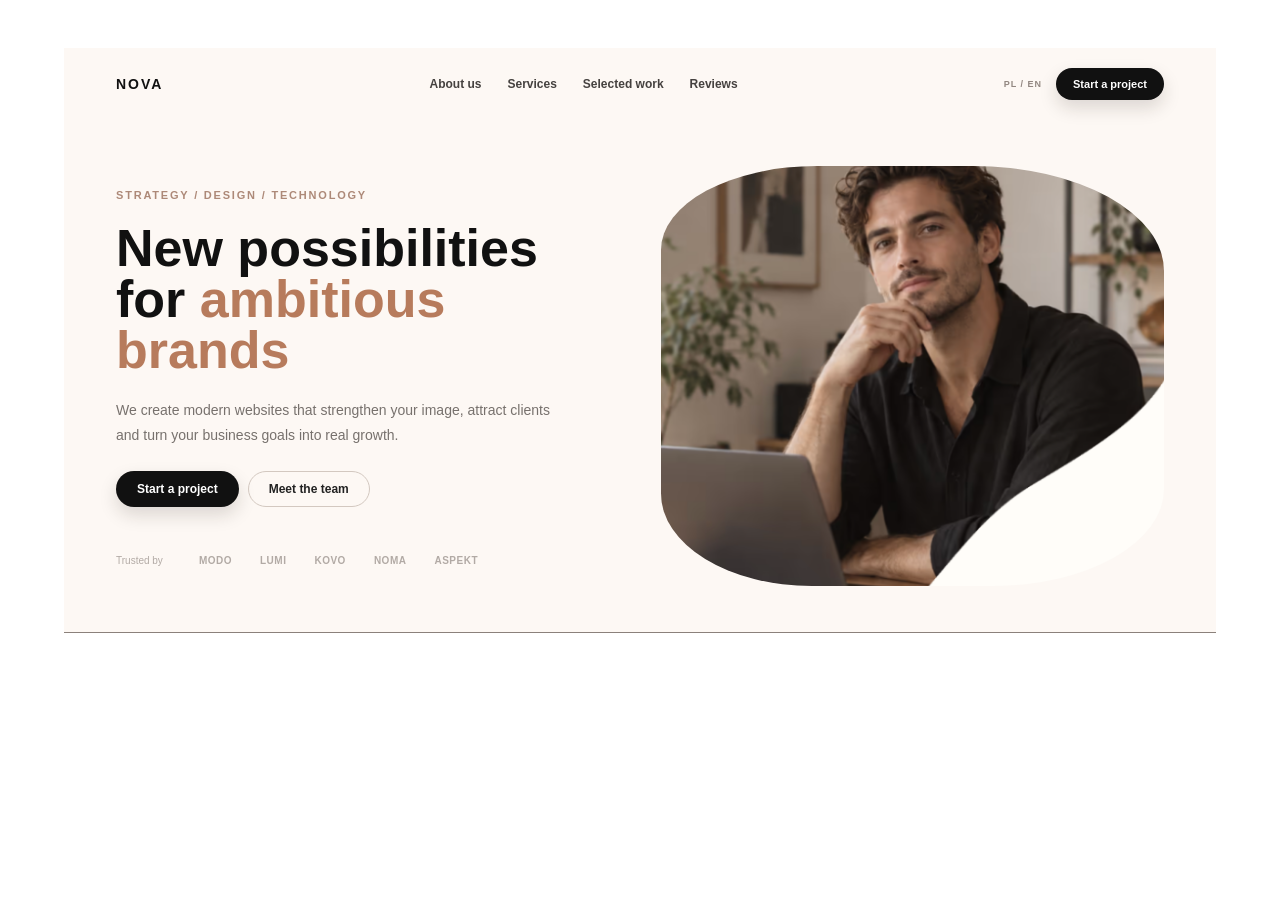
<file: Navbar_&_Hero_section/index.html>
<!DOCTYPE html>
<html lang="en">
<head>
    <meta charset="UTF-8">
    <meta name="viewport" content="width=device-width, initial-scale=1.0">
    <title>NOVA - Creative Agency</title>
    <link rel="stylesheet" href="style.css">
</head>
<body>
    <main class="site-shell">
        <nav class="navbar" aria-label="Main navigation">
            <a class="logo" href="#">NOVA</a>

            <div class="nav-links">
                <a href="#about">About us</a>
                <a href="#services">Services</a>
                <a href="#work">Selected work</a>
                <a href="#reviews">Reviews</a>
            </div>

            <div class="nav-right">
                <span class="language">PL <span aria-hidden="true">/</span> EN</span>
                <a href="#contact" class="nav-button">Start a project</a>
            </div>
        </nav>

        <section class="hero" aria-labelledby="hero-title">
            <div class="hero-content">
                <p class="eyebrow">STRATEGY / DESIGN / TECHNOLOGY</p>
                <h1 id="hero-title">New possibilities for <span>ambitious brands</span> <!-- It allows us to style part of the text differently -->
                </h1>
                <p class="description">
                    We create modern websites that strengthen your image, attract
                    clients and turn your business goals into real growth.
                </p>

                <div class="hero-buttons">
                    <a href="#contact" class="primary-button">Start a project</a>
                    <a href="#about" class="secondary-button">Meet the team</a>
                </div>

                <div class="trusted" aria-label="Trusted by our clients">
                    <span class="trusted-label">Trusted by</span>
                    <span>MODO</span>
                    <span>LUMI</span>
                    <span>KOVO</span>
                    <span>NOMA</span>
                    <span>ASPEKT</span>
                </div>
            </div>

            <div class="hero-image">
                <img src="hero.jpg" alt="Creative professional working at a laptop">
            </div>
        </section>
    </main>
</body>
</html>
</file>
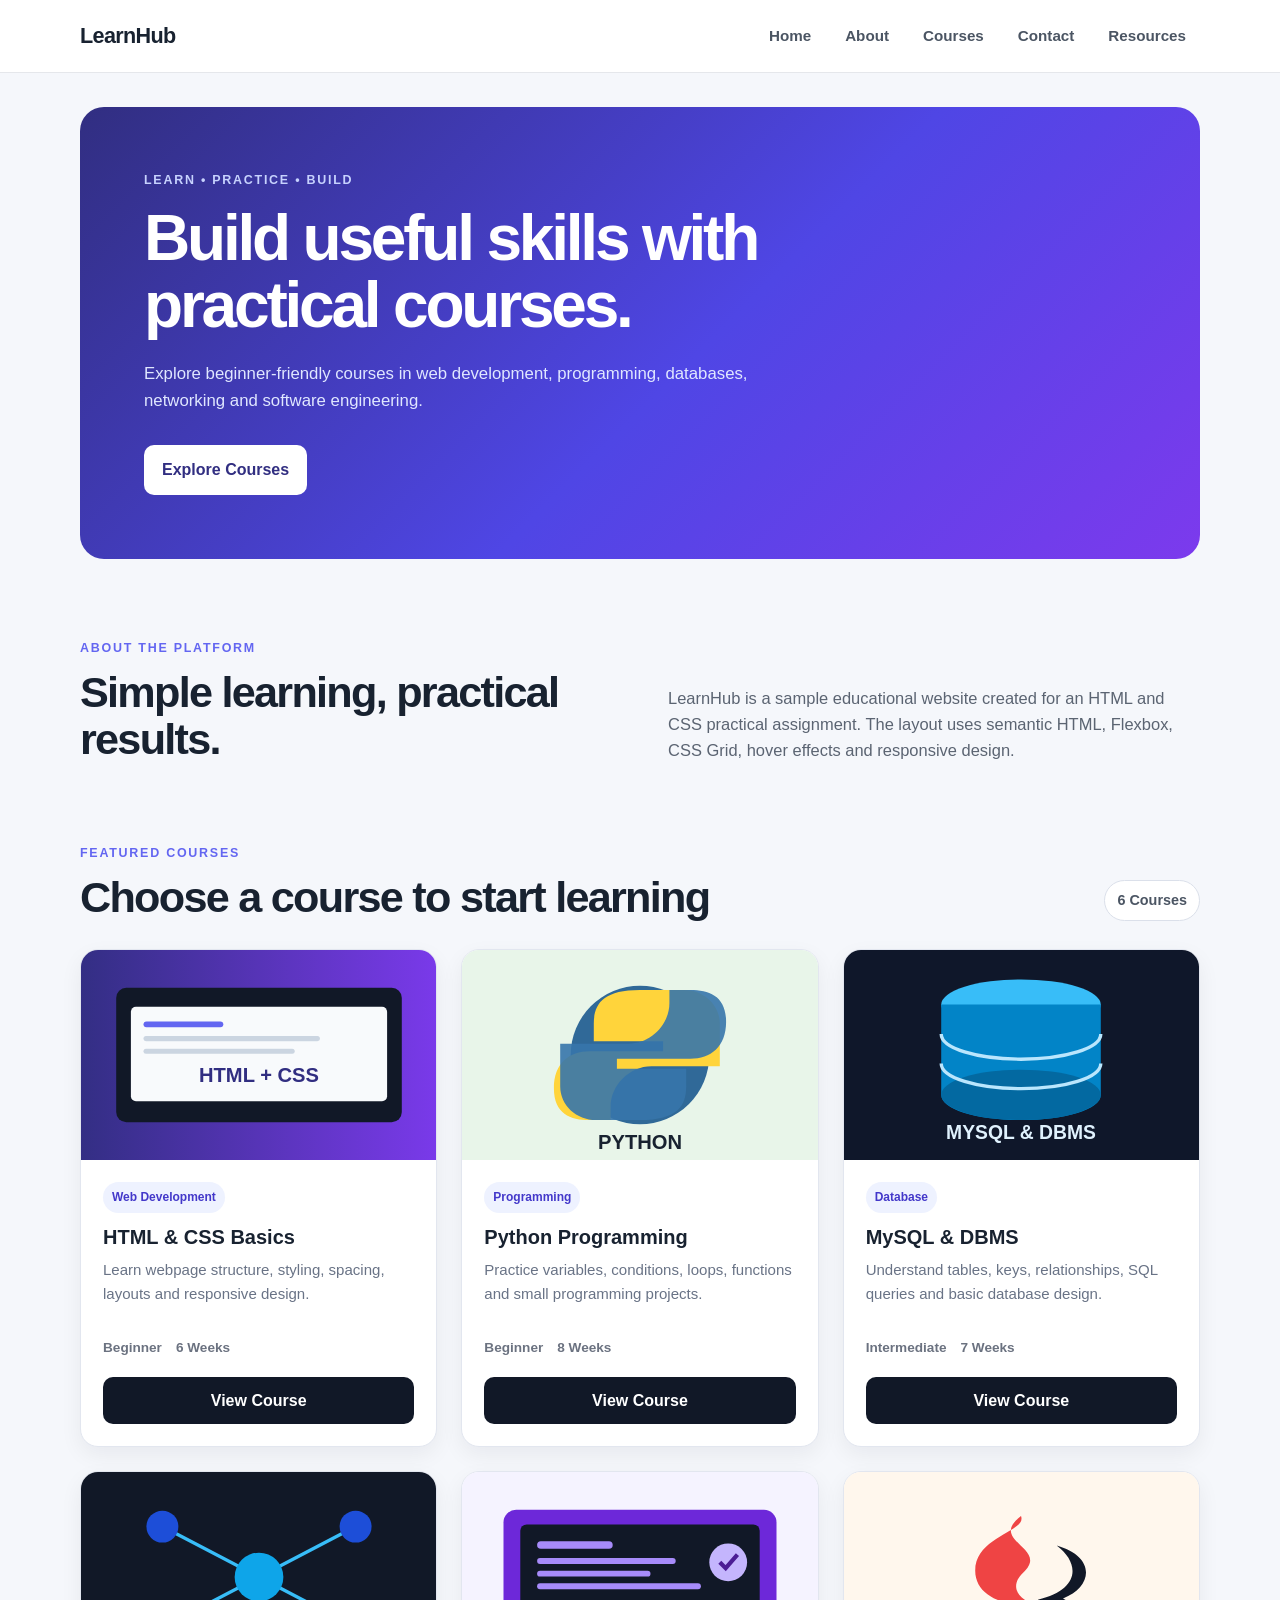
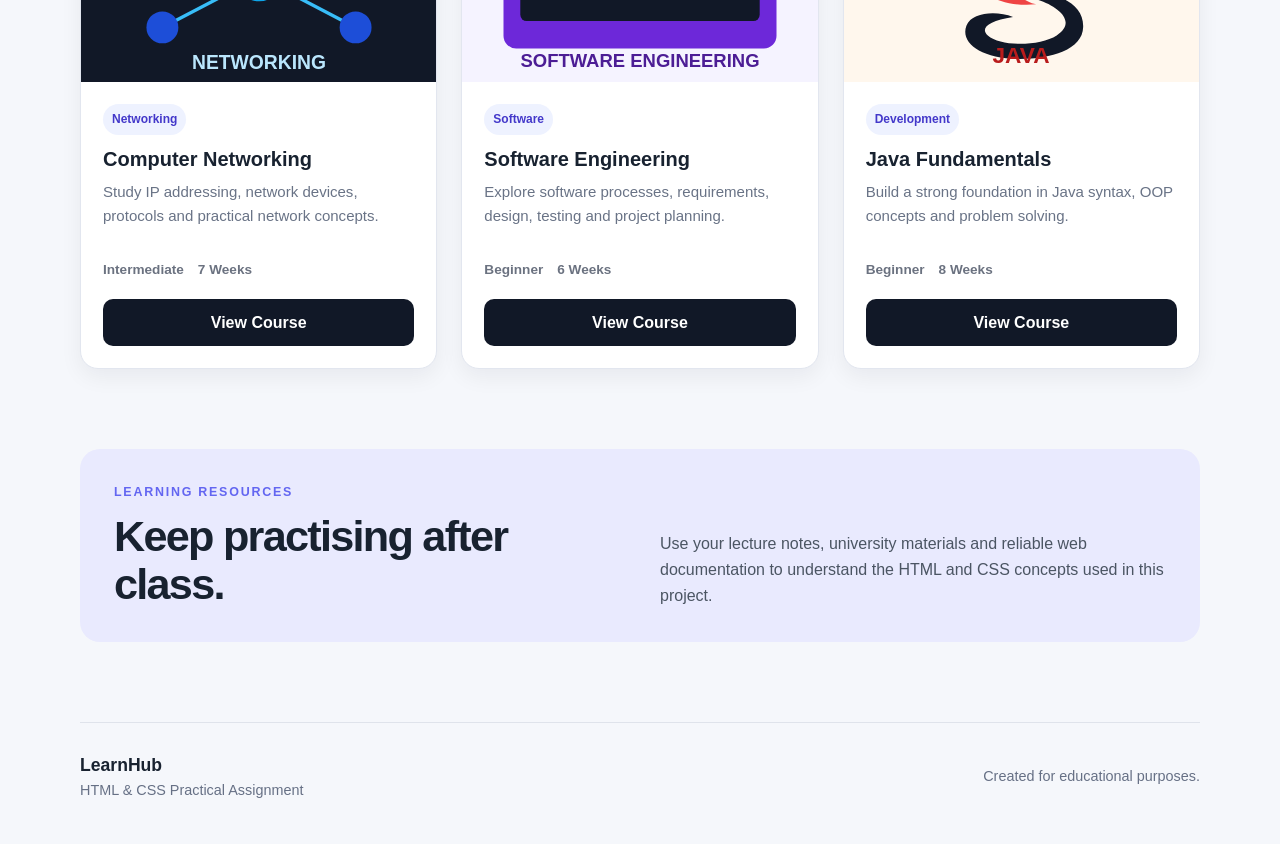
<file: Navigation_bar/index.html>
<!DOCTYPE html>
<html lang="en">
<head>
    <meta charset="UTF-8">
    <meta name="viewport" content="width=device-width, initial-scale=1.0">
    <meta name="description" content="Course cards built with HTML and CSS for a practical assignment.">
    <title>LearnHub | HTML & CSS Assignment</title>
    <link rel="stylesheet" href="css/style.css">
</head>
<body>
    <header class="site-header">
        <nav class="navbar" aria-label="Main navigation">
            <a class="brand" href="#home">LearnHub</a>

            <ul class="nav-links">
                <li><a href="#home">Home</a></li>
                <li><a href="#about">About</a></li>
                <li><a href="#courses">Courses</a></li>
                <li><a href="#contact">Contact</a></li>
                <li><a href="#resources">Resources</a></li>
            </ul>
        </nav>
    </header>

    <main>
        <section class="hero" id="home">
            <div class="hero-content">
                <p class="eyebrow">LEARN • PRACTICE • BUILD</p>
                <h1>Build useful skills with practical courses.</h1>
                <p class="hero-text">
                    Explore beginner-friendly courses in web development, programming,
                    databases, networking and software engineering.
                </p>
                <a class="primary-button" href="#courses">Explore Courses</a>
            </div>
        </section>

        <section class="intro-section" id="about">
            <div>
                <p class="section-label">ABOUT THE PLATFORM</p>
                <h2>Simple learning, practical results.</h2>
            </div>
            <p class="intro-text">
                LearnHub is a sample educational website created for an HTML and CSS practical
                assignment. The layout uses semantic HTML, Flexbox, CSS Grid, hover effects and
                responsive design.
            </p>
        </section>

        <section class="courses-section" id="courses">
            <div class="section-heading">
                <div>
                    <p class="section-label">FEATURED COURSES</p>
                    <h2>Choose a course to start learning</h2>
                </div>
                <span class="course-count">6 Courses</span>
            </div>

            <div class="card-grid">
                <article class="course-card">
                    <img src="images/web-development.svg" alt="Laptop showing web development code">
                    <div class="card-content">
                        <span class="tag">Web Development</span>
                        <h3>HTML & CSS Basics</h3>
                        <p>Learn webpage structure, styling, spacing, layouts and responsive design.</p>
                        <div class="card-meta">
                            <span>Beginner</span>
                            <span>6 Weeks</span>
                        </div>
                        <a class="card-button" href="#contact">View Course</a>
                    </div>
                </article>

                <article class="course-card">
                    <img src="images/python.svg" alt="Code editor with programming code">
                    <div class="card-content">
                        <span class="tag">Programming</span>
                        <h3>Python Programming</h3>
                        <p>Practice variables, conditions, loops, functions and small programming projects.</p>
                        <div class="card-meta">
                            <span>Beginner</span>
                            <span>8 Weeks</span>
                        </div>
                        <a class="card-button" href="#contact">View Course</a>
                    </div>
                </article>

                <article class="course-card">
                    <img src="images/database.svg" alt="Database server and technology illustration">
                    <div class="card-content">
                        <span class="tag">Database</span>
                        <h3>MySQL & DBMS</h3>
                        <p>Understand tables, keys, relationships, SQL queries and basic database design.</p>
                        <div class="card-meta">
                            <span>Intermediate</span>
                            <span>7 Weeks</span>
                        </div>
                        <a class="card-button" href="#contact">View Course</a>
                    </div>
                </article>

                <article class="course-card">
                    <img src="images/networking.svg" alt="Network server equipment with blue lights">
                    <div class="card-content">
                        <span class="tag">Networking</span>
                        <h3>Computer Networking</h3>
                        <p>Study IP addressing, network devices, protocols and practical network concepts.</p>
                        <div class="card-meta">
                            <span>Intermediate</span>
                            <span>7 Weeks</span>
                        </div>
                        <a class="card-button" href="#contact">View Course</a>
                    </div>
                </article>

                <article class="course-card">
                    <img src="images/software-engineering.svg" alt="Student using a laptop for software development">
                    <div class="card-content">
                        <span class="tag">Software</span>
                        <h3>Software Engineering</h3>
                        <p>Explore software processes, requirements, design, testing and project planning.</p>
                        <div class="card-meta">
                            <span>Beginner</span>
                            <span>6 Weeks</span>
                        </div>
                        <a class="card-button" href="#contact">View Course</a>
                    </div>
                </article>

                <article class="course-card">
                    <img src="images/java.svg" alt="Computer screen with code">
                    <div class="card-content">
                        <span class="tag">Development</span>
                        <h3>Java Fundamentals</h3>
                        <p>Build a strong foundation in Java syntax, OOP concepts and problem solving.</p>
                        <div class="card-meta">
                            <span>Beginner</span>
                            <span>8 Weeks</span>
                        </div>
                        <a class="card-button" href="#contact">View Course</a>
                    </div>
                </article>
            </div>
        </section>

        <section class="resources-section" id="resources">
            <div class="resource-box">
                <div>
                    <p class="section-label">LEARNING RESOURCES</p>
                    <h2>Keep practising after class.</h2>
                </div>
                <p>
                    Use your lecture notes, university materials and reliable web documentation to
                    understand the HTML and CSS concepts used in this project.
                </p>
            </div>
        </section>
    </main>

    <footer class="site-footer" id="contact">
        <div>
            <h2>LearnHub</h2>
            <p>HTML & CSS Practical Assignment</p>
        </div>
        <p>Created for educational purposes.</p>
    </footer>
</body>
</html>
</file>
<file: Navbar_&_Hero_section/style.css>
* {
    margin: 0;
    padding: 0;
    box-sizing: border-box;
}

html {
    scroll-behavior: smooth;
}

body {
    min-height: 100vh;
    padding: 48px 5vw;
    font-family: "Manrope", "Segoe UI", sans-serif;
    background: #ffffff;
    color: #111111;
}

.site-shell {
    width: min(100%, 1160px);
    min-height: 585px;
    margin: 0 auto;
    padding: 0 52px;
    background: #fdf8f4;
    border-bottom: 1px solid #8b817b;
}

.navbar {
    min-height: 72px;
    display: flex;
    align-items: center;
    justify-content: space-between;
    gap: 24px;
}

.logo {
    font-size: 14px;
    font-weight: bold;
    letter-spacing: 2px;
    color: inherit;
    text-decoration: none;
}

.nav-links {
    display: flex;
    align-items: center;
    gap: 26px;
}

.nav-links a {
    color: #45413f;
    font-size: 12px;
    font-weight: 600;
    text-decoration: none;
}

.nav-right {
    display: flex;
    align-items: center;
    gap: 14px;
}

.language {
    color: #928781;
    font-size: 9px;
    font-weight: 700;
    letter-spacing: 1px;
}

.nav-button {
    padding: 10px 17px;
    border-radius: 24px;
    background: #111111;
    box-shadow: 0 8px 18px rgb(31 24 20 / 15%);
    color: #ffffff;
    font-size: 11px;
    font-weight: 700;
    text-decoration: none;
}

.hero {
    min-height: 512px;
    display: grid;
    grid-template-columns: minmax(0, 1fr) minmax(0, 1fr);
    align-items: center;
    column-gap: 42px;
}

.hero-content {
    display: flex;
    flex-direction: column;
    align-items: flex-start;
    padding: 25px 0 22px;
}

.eyebrow {
    font-size: 11px;
    font-weight: 700;
    letter-spacing: 1.8px;
    color: #ad8978;
    margin-bottom: 22px;
}

.hero h1 {
    max-width: 510px;
    margin-bottom: 22px;
    font-size: clamp(38px, 4.2vw, 52px);
    font-weight: 700;
    line-height: 0.98;
    letter-spacing: 0;
}

.hero h1 span {
    color: #b77b5c;
}

.description {
    max-width: 440px;
    margin-bottom: 22px;
    color: #77716d;
    font-size: 14px;
    line-height: 1.8;
}

.hero-buttons {
    display: flex;
    flex-wrap: wrap;
    gap: 9px;
}

.primary-button {
    padding: 11px 21px;
    border-radius: 24px;
    background: #111111;
    box-shadow: 0 8px 18px rgb(31 24 20 / 15%);
    color: #ffffff;
    font-size: 12px;
    font-weight: 700;
    text-decoration: none;
}

.secondary-button {
    padding: 10px 20px;
    border: 1px solid #d3c8c0;
    border-radius: 24px;
    color: #222222;
    font-size: 12px;
    font-weight: 700;
    text-decoration: none;
}

.hero-image {
    width: 100%;
    height: 420px;
    overflow: hidden;
    border-radius: 31% 38% 34% 30% / 20% 25% 23% 22%;
}

.hero-image img {
    width: 100%;
    height: 100%;
    object-fit: cover;
    object-position: center;
}

.trusted {
    display: flex;
    flex-wrap: wrap;
    align-items: center;
    gap: 28px;
    margin-top: auto;
    padding-top: 48px;
    color: #b2aaa5;
    font-size: 10px;
    font-weight: 700;
    letter-spacing: 0.5px;
}

.trusted-label {
    margin-right: 8px;
    font-weight: 500;
    letter-spacing: 0;
}

@media (max-width: 760px) {
    body {
        padding: 20px 16px;
    }

    .site-shell {
        padding: 0 26px;
    }

    .navbar {
        min-height: 68px;
        flex-wrap: wrap;
        gap: 16px;
        padding: 12px 0;
    }

    .nav-links {
        order: 3;
        width: 100%;
        justify-content: space-between;
        gap: 12px;
        padding: 5px 0 12px;
    }

    .nav-links a {
        font-size: 11px;
    }

    .hero {
        grid-template-columns: 1fr;
        gap: 26px;
        padding: 32px 0 28px;
    }

    .hero-content {
        padding: 0;
    }

    .hero h1 {
        max-width: 540px;
        font-size: clamp(38px, 9vw, 52px);
    }

    .trusted {
        gap: 16px 22px;
        padding-top: 36px;
    }

    .trusted-label {
        width: 100%;
    }

    .hero-image {
        height: min(85vw, 420px);
    }
}

@media (max-width: 420px) {
    .site-shell {
        padding: 0 20px;
    }

    .nav-right {
        gap: 9px;
    }

    .nav-button {
        padding: 9px 12px;
        font-size: 10px;
    }

    .eyebrow {
        font-size: 9px;
        letter-spacing: 1.2px;
    }
}
</file>
<file: Navigation_bar/css/style.css>
/* =========================
   Basic reset and defaults
   ========================= */

* {
    margin: 0;
    padding: 0;
    box-sizing: border-box;
}

html {
    scroll-behavior: smooth;
}

body {
    font-family: Arial, Helvetica, sans-serif;
    line-height: 1.6;
    color: #182230;
    background: #f5f7fb;
}

a {
    text-decoration: none;
    color: inherit;
}

img {
    display: block;
    width: 100%;
}

/* =========================
   Navigation bar
   ========================= */

.site-header {
    position: sticky;
    top: 0;
    z-index: 1000;
    background: #ffffff;
    border-bottom: 1px solid #e5e7eb;
}

.navbar {
    width: min(1120px, 92%);
    margin: 0 auto;
    min-height: 72px;
    display: flex;
    align-items: center;
    justify-content: space-between;
    gap: 24px;
}

.brand {
    font-size: 1.35rem;
    font-weight: 800;
    letter-spacing: -0.03em;
}

.nav-links {
    list-style: none;
    display: flex;
    align-items: center;
    gap: 6px;
    flex-wrap: wrap;
}

.nav-links a {
    display: block;
    padding: 10px 14px;
    border-radius: 8px;
    font-size: 0.95rem;
    font-weight: 600;
    color: #4b5563;
    transition: background-color 0.25s ease, color 0.25s ease, transform 0.25s ease;
}

.nav-links a:hover,
.nav-links a:focus-visible {
    background: #eef2ff;
    color: #4338ca;
    transform: translateY(-1px);
}

/* =========================
   Hero section
   ========================= */

.hero {
    width: min(1120px, 92%);
    margin: 34px auto 0;
    min-height: 360px;
    display: flex;
    align-items: center;
    padding: 64px;
    border-radius: 24px;
    background: linear-gradient(135deg, #312e81, #4f46e5 55%, #7c3aed);
    color: #ffffff;
}

.hero-content {
    max-width: 700px;
}

.eyebrow,
.section-label {
    font-size: 0.78rem;
    font-weight: 800;
    letter-spacing: 0.14em;
}

.eyebrow {
    margin-bottom: 14px;
    color: #c7d2fe;
}

.hero h1 {
    max-width: 680px;
    font-size: clamp(2.2rem, 5vw, 4.2rem);
    line-height: 1.05;
    letter-spacing: -0.05em;
}

.hero-text {
    max-width: 620px;
    margin: 22px 0 30px;
    color: #e0e7ff;
    font-size: 1.05rem;
}

.primary-button {
    display: inline-block;
    padding: 12px 18px;
    border-radius: 10px;
    background: #ffffff;
    color: #312e81;
    font-weight: 800;
    transition: transform 0.25s ease, box-shadow 0.25s ease;
}

.primary-button:hover,
.primary-button:focus-visible {
    transform: translateY(-2px);
    box-shadow: 0 10px 24px rgba(0, 0, 0, 0.15);
}

/* =========================
   Intro section
   ========================= */

.intro-section,
.courses-section,
.resources-section {
    width: min(1120px, 92%);
    margin: 80px auto 0;
}

.intro-section {
    display: grid;
    grid-template-columns: 1fr 1fr;
    gap: 56px;
    align-items: end;
}

.section-label {
    color: #6366f1;
    margin-bottom: 10px;
}

.intro-section h2,
.section-heading h2,
.resource-box h2 {
    font-size: clamp(1.8rem, 4vw, 2.7rem);
    line-height: 1.1;
    letter-spacing: -0.04em;
}

.intro-text {
    color: #5b6472;
    font-size: 1.03rem;
}

/* =========================
   Card section
   ========================= */

.section-heading {
    display: flex;
    align-items: end;
    justify-content: space-between;
    gap: 20px;
    margin-bottom: 28px;
}

.course-count {
    padding: 8px 12px;
    border: 1px solid #dbe0ea;
    border-radius: 999px;
    background: #ffffff;
    color: #4b5563;
    font-size: 0.9rem;
    font-weight: 700;
}

.card-grid {
    display: grid;
    grid-template-columns: repeat(3, minmax(0, 1fr));
    gap: 24px;
}

.course-card {
    overflow: hidden;
    border: 1px solid #e2e6ef;
    border-radius: 18px;
    background: #ffffff;
    box-shadow: 0 8px 22px rgba(15, 23, 42, 0.06);
    transition: transform 0.25s ease, box-shadow 0.25s ease;
}

.course-card:hover {
    transform: translateY(-8px);
    box-shadow: 0 18px 34px rgba(15, 23, 42, 0.12);
}

.course-card img {
    height: 210px;
    object-fit: cover;
}

.card-content {
    display: flex;
    flex-direction: column;
    padding: 22px;
    min-height: 286px;
}

.tag {
    align-self: flex-start;
    margin-bottom: 12px;
    padding: 6px 9px;
    border-radius: 999px;
    background: #eef2ff;
    color: #4338ca;
    font-size: 0.75rem;
    font-weight: 800;
}

.course-card h3 {
    margin-bottom: 9px;
    font-size: 1.25rem;
    line-height: 1.2;
}

.course-card p {
    color: #697386;
    font-size: 0.94rem;
}

.card-meta {
    display: flex;
    gap: 14px;
    margin-top: auto;
    padding: 18px 0;
    color: #6b7280;
    font-size: 0.85rem;
    font-weight: 700;
}

.card-button {
    display: inline-block;
    width: 100%;
    padding: 11px 14px;
    border-radius: 10px;
    background: #111827;
    color: #ffffff;
    text-align: center;
    font-weight: 800;
    transition: background-color 0.25s ease, transform 0.25s ease;
}

.card-button:hover,
.card-button:focus-visible {
    background: #4338ca;
    transform: translateY(-1px);
}

/* =========================
   Resources section
   ========================= */

.resource-box {
    display: grid;
    grid-template-columns: 1fr 1fr;
    gap: 40px;
    padding: 34px;
    border-radius: 20px;
    background: #e9eafe;
}

.resource-box > p {
    align-self: end;
    color: #4b5563;
}

/* =========================
   Footer
   ========================= */

.site-footer {
    width: min(1120px, 92%);
    margin: 80px auto 0;
    padding: 28px 0 42px;
    border-top: 1px solid #dfe3eb;
    display: flex;
    align-items: center;
    justify-content: space-between;
    gap: 20px;
    color: #667085;
}

.site-footer h2 {
    color: #182230;
    font-size: 1.1rem;
}

.site-footer p {
    font-size: 0.9rem;
}

/* =========================
   Responsive design
   Desktop: 3 cards
   Tablet: 2 cards
   Mobile: 1 card
   ========================= */

@media (max-width: 900px) {
    .navbar {
        flex-direction: column;
        justify-content: center;
        padding: 16px 0;
    }

    .nav-links {
        justify-content: center;
    }

    .hero {
        padding: 48px;
    }

    .intro-section,
    .resource-box {
        grid-template-columns: 1fr;
        gap: 24px;
    }

    .card-grid {
        grid-template-columns: repeat(2, minmax(0, 1fr));
    }
}

@media (max-width: 600px) {
    .hero {
        min-height: 440px;
        padding: 34px 26px;
        border-radius: 18px;
    }

    .nav-links {
        gap: 0;
    }

    .nav-links a {
        padding: 8px 10px;
        font-size: 0.86rem;
    }

    .intro-section,
    .courses-section,
    .resources-section {
        margin-top: 56px;
    }

    .section-heading {
        align-items: flex-start;
        flex-direction: column;
    }

    .card-grid {
        grid-template-columns: 1fr;
    }

    .course-card img {
        height: 220px;
    }

    .site-footer {
        align-items: flex-start;
        flex-direction: column;
    }
}
</file>
